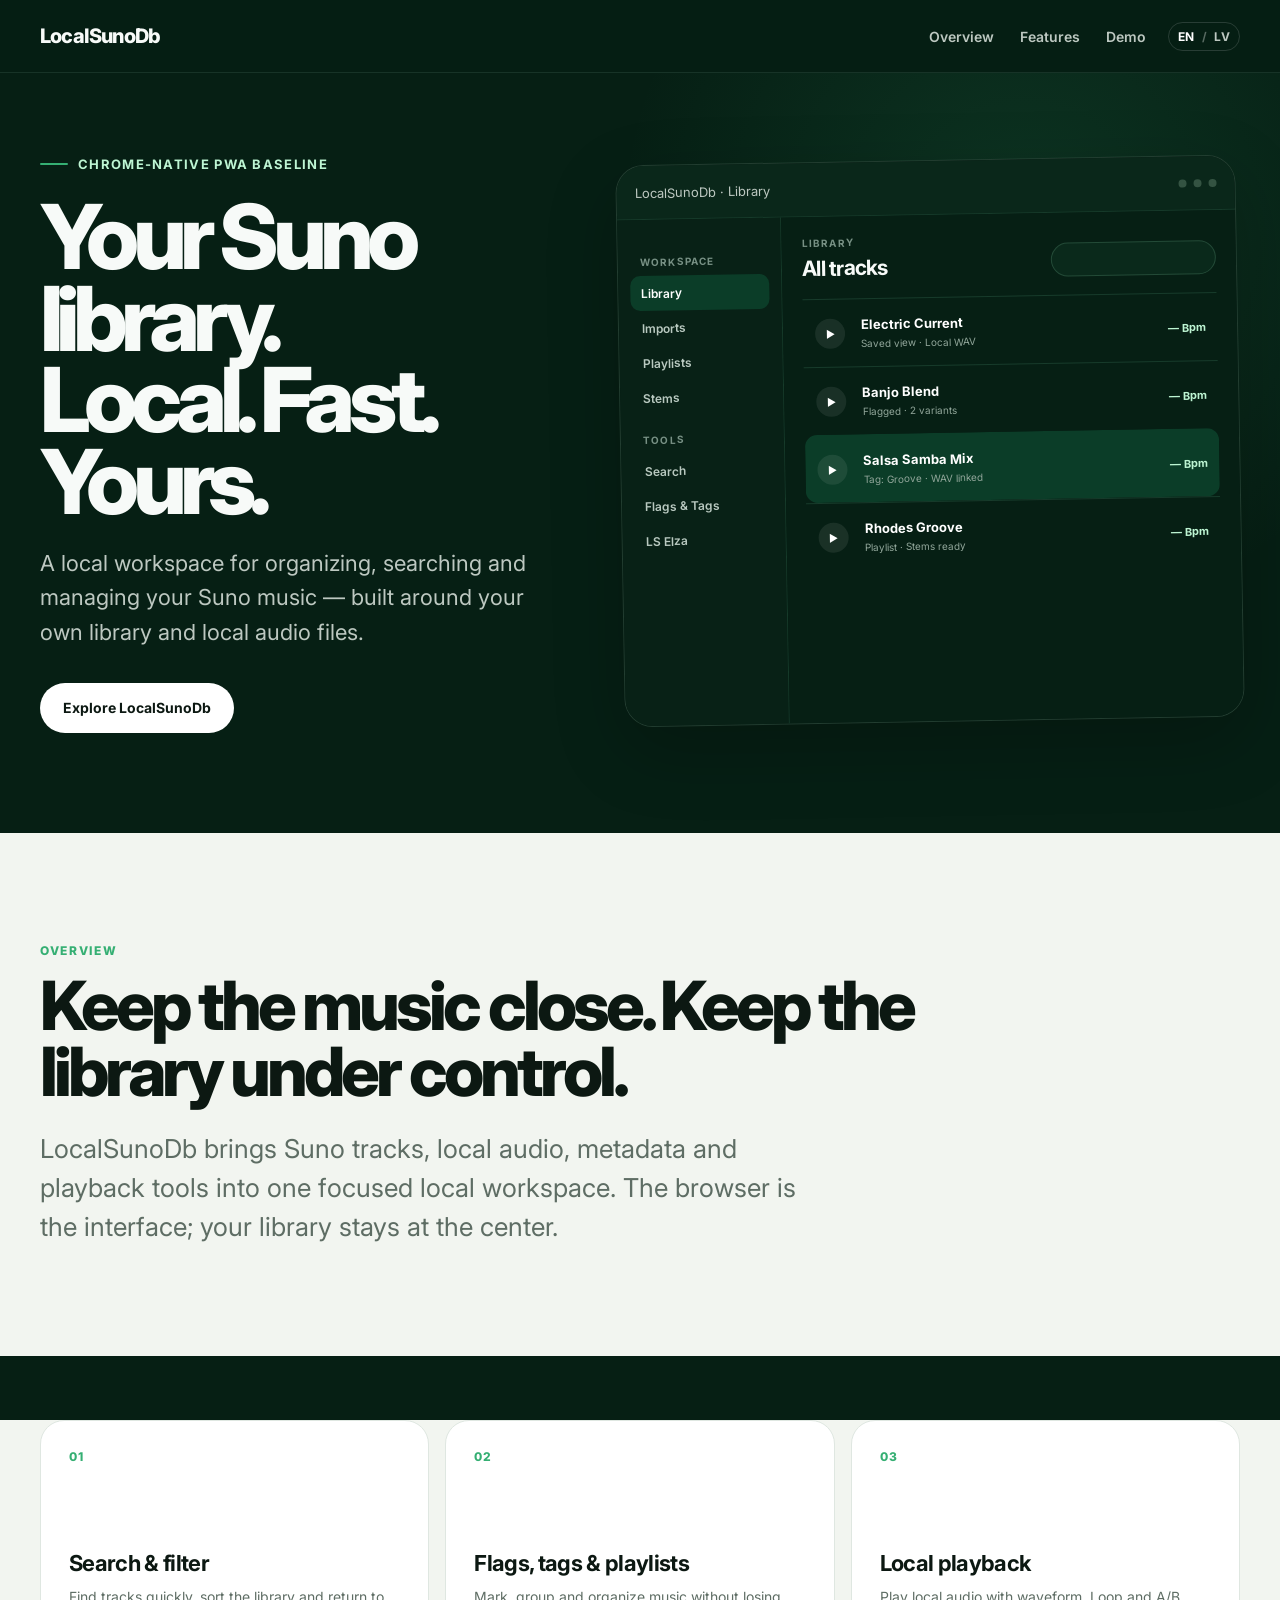
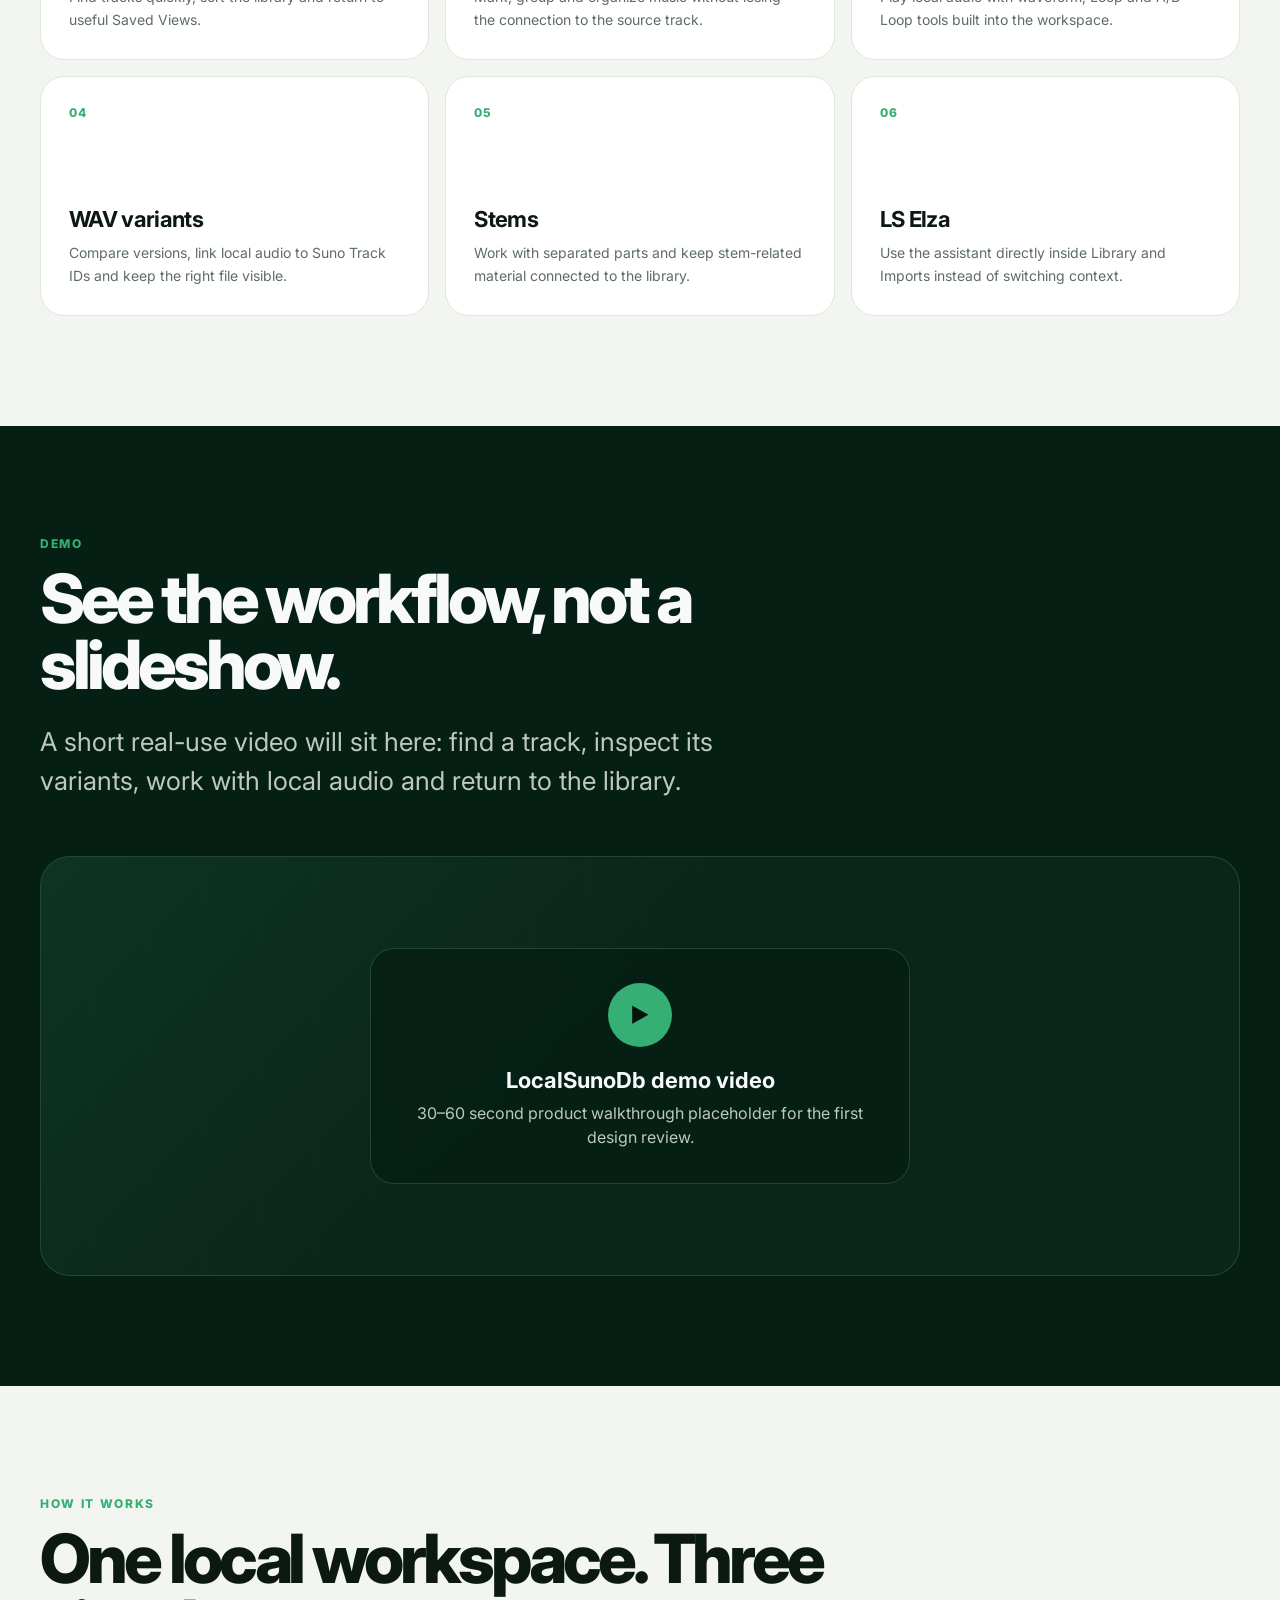
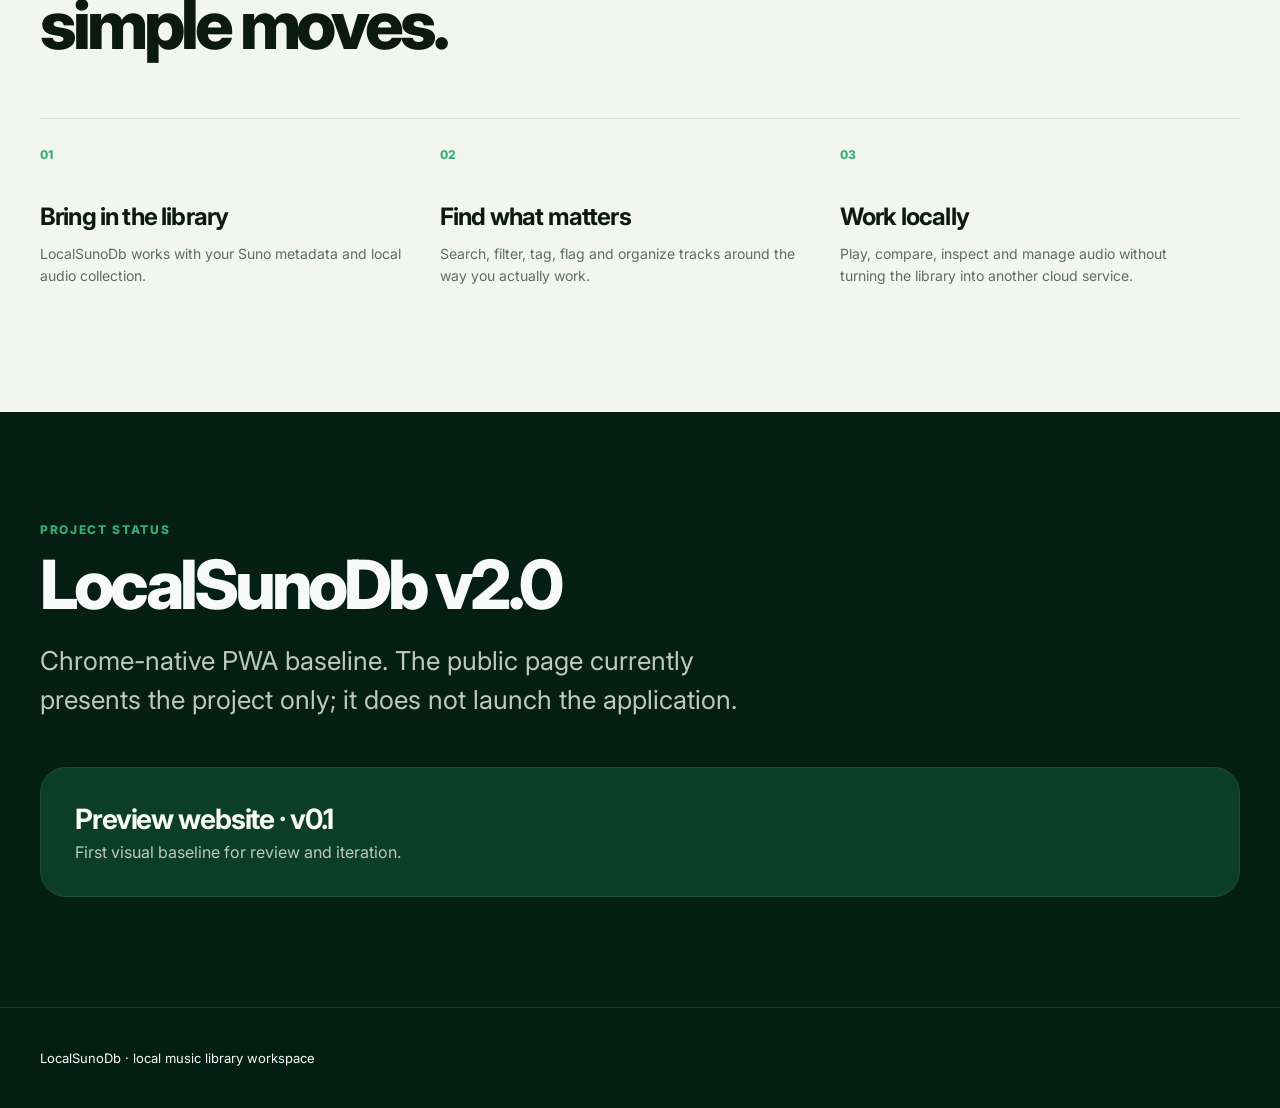
<file: docs/index.html>
<!doctype html>
<html lang="en">
<head>
  <meta charset="utf-8" />
  <meta name="viewport" content="width=device-width, initial-scale=1" />
  <meta name="description" content="LocalSunoDb — a local Chrome-native workspace for organizing, searching and managing a Suno music library." />
  <title>LocalSunoDb — Your Suno library. Local. Fast. Yours.</title>
  <link rel="alternate" hreflang="en" href="./" />
  <link rel="alternate" hreflang="lv" href="./lv/" />
  <link rel="alternate" hreflang="x-default" href="./" />
  <link rel="preconnect" href="https://fonts.googleapis.com">
  <link rel="preconnect" href="https://fonts.gstatic.com" crossorigin>
  <link href="https://fonts.googleapis.com/css2?family=Inter:wght@400;500;600;700;800&display=swap" rel="stylesheet">
  <style>
    :root {
      --ink: #061f14;
      --ink-2: #0b3d28;
      --ink-3: #123725;
      --line: #1e4c38;
      --green: #35af73;
      --green-soft: #bdf5d3;
      --paper: #f2f5f0;
      --paper-2: #ffffff;
      --text: #f7faf8;
      --muted: #bdc8c1;
      --dark-text: #0c1812;
      --dark-muted: #5e6d64;
      --max: 1200px;
      --radius: 30px;
      --shadow: 0 24px 70px rgba(0,0,0,.22);
    }

    * { box-sizing: border-box; }
    html { scroll-behavior: smooth; }
    body {
      margin: 0;
      font-family: Inter, ui-sans-serif, -apple-system, BlinkMacSystemFont, "Segoe UI", sans-serif;
      background: var(--ink);
      color: var(--text);
      -webkit-font-smoothing: antialiased;
      text-rendering: optimizeLegibility;
    }

    a { color: inherit; }
    .wrap { width: min(var(--max), calc(100% - 40px)); margin: 0 auto; }
    .section { padding: 110px 0; }
    .dark { background: var(--ink); color: var(--text); }
    .light { background: var(--paper); color: var(--dark-text); }

    nav {
      position: sticky;
      top: 0;
      z-index: 20;
      background: rgba(6,31,20,.86);
      backdrop-filter: blur(18px);
      border-bottom: 1px solid rgba(189,245,211,.10);
    }

    .nav-inner {
      height: 72px;
      display: flex;
      align-items: center;
      justify-content: space-between;
      gap: 24px;
    }

    .wordmark {
      font-size: 20px;
      font-weight: 800;
      letter-spacing: -.04em;
      text-decoration: none;
    }

    .nav-links {
      display: flex;
      align-items: center;
      gap: 26px;
      font-size: 14px;
      font-weight: 600;
      color: var(--muted);
    }

    .nav-links a {
      text-decoration: none;
      transition: color .2s ease;
    }

    .nav-links a:hover { color: white; }

    .nav-right {
      display: flex;
      align-items: center;
      gap: 22px;
    }

    .lang-switch {
      display: inline-flex;
      align-items: center;
      gap: 7px;
      padding: 6px 9px;
      border: 1px solid rgba(255,255,255,.14);
      border-radius: 999px;
      color: var(--muted);
      font-size: 12px;
      font-weight: 700;
      letter-spacing: .04em;
    }

    .lang-switch a {
      text-decoration: none;
      color: inherit;
    }

    .lang-switch a[aria-current="page"] { color: white; }
    .lang-switch span { opacity: .45; }

    .hero {
      min-height: 760px;
      display: grid;
      align-items: center;
      padding: 76px 0 100px;
      background:
        radial-gradient(circle at 80% 20%, rgba(53,175,115,.15), transparent 34%),
        var(--ink);
      overflow: hidden;
    }

    .hero-grid {
      display: grid;
      grid-template-columns: .9fr 1.1fr;
      gap: 72px;
      align-items: center;
    }

    .eyebrow {
      display: inline-flex;
      align-items: center;
      gap: 10px;
      margin-bottom: 24px;
      color: var(--green-soft);
      font-size: 13px;
      font-weight: 700;
      letter-spacing: .10em;
      text-transform: uppercase;
    }

    .eyebrow::before {
      content: "";
      width: 28px;
      height: 2px;
      border-radius: 999px;
      background: var(--green);
    }

    h1, h2, h3, p { margin-top: 0; }
    h1 {
      margin-bottom: 24px;
      font-size: clamp(58px, 7vw, 104px);
      line-height: .91;
      letter-spacing: -.075em;
      font-weight: 800;
      max-width: 720px;
    }

    .hero-copy {
      max-width: 600px;
      margin-bottom: 34px;
      font-size: clamp(18px, 2vw, 22px);
      line-height: 1.55;
      color: var(--muted);
    }

    .actions {
      display: flex;
      flex-wrap: wrap;
      gap: 12px;
      align-items: center;
    }

    .btn {
      display: inline-flex;
      align-items: center;
      justify-content: center;
      min-height: 50px;
      padding: 0 22px;
      border-radius: 999px;
      font-weight: 700;
      font-size: 14px;
      text-decoration: none;
      border: 1px solid transparent;
      transition: transform .18s ease, background .18s ease, border-color .18s ease;
    }

    .btn:hover { transform: translateY(-1px); }
    .btn-primary { background: white; color: var(--dark-text); }
    .btn-secondary {
      border-color: rgba(255,255,255,.18);
      color: white;
      background: rgba(255,255,255,.04);
    }

    .app-shell {
      position: relative;
      min-height: 560px;
      border: 1px solid rgba(189,245,211,.15);
      border-radius: 28px;
      background: #071c13;
      box-shadow: var(--shadow);
      overflow: hidden;
      transform: rotate(-1deg);
    }

    .app-top {
      height: 54px;
      padding: 0 18px;
      display: flex;
      align-items: center;
      justify-content: space-between;
      border-bottom: 1px solid #163a2a;
      background: #0a271a;
      font-size: 13px;
      color: var(--muted);
    }

    .dots { display: flex; gap: 7px; }
    .dots i { width: 8px; height: 8px; border-radius: 50%; background: #345342; display: block; }

    .app-body {
      display: grid;
      grid-template-columns: 164px 1fr;
      min-height: 506px;
    }

    .sidebar {
      padding: 18px 12px;
      border-right: 1px solid #163a2a;
      background: #082116;
    }

    .side-label {
      margin: 18px 10px 8px;
      color: #779084;
      font-size: 10px;
      font-weight: 700;
      letter-spacing: .12em;
      text-transform: uppercase;
    }

    .side-item {
      padding: 10px 11px;
      border-radius: 10px;
      color: #b9c9c0;
      font-size: 12px;
      font-weight: 600;
    }

    .side-item.active {
      color: white;
      background: #0b3d28;
    }

    .library {
      padding: 20px;
      min-width: 0;
      background: #061f14;
    }

    .library-head {
      display: flex;
      justify-content: space-between;
      gap: 18px;
      align-items: flex-end;
      margin-bottom: 18px;
    }

    .library h3 { margin: 0; font-size: 21px; letter-spacing: -.035em; }
    .search-pill {
      width: 40%;
      min-width: 150px;
      height: 34px;
      border-radius: 999px;
      border: 1px solid #234a37;
      background: #0a291b;
    }

    .track {
      display: grid;
      grid-template-columns: 34px 1fr auto;
      gap: 12px;
      align-items: center;
      min-height: 68px;
      padding: 10px 12px;
      border-top: 1px solid #173b2b;
    }

    .track:first-of-type { border-top: 0; }
    .track.active { background: #0b3d28; border-radius: 12px; border-top-color: transparent; }

    .play {
      width: 30px;
      height: 30px;
      border-radius: 50%;
      display: grid;
      place-items: center;
      background: rgba(255,255,255,.08);
      color: white;
      font-size: 10px;
    }

    .track-title { font-size: 13px; font-weight: 700; color: white; white-space: nowrap; overflow: hidden; text-overflow: ellipsis; }
    .track-meta { margin-top: 5px; font-size: 10px; color: #91a69a; }
    .bpm { font-size: 11px; color: var(--green-soft); font-weight: 700; }

    .section-kicker {
      margin-bottom: 14px;
      font-size: 12px;
      font-weight: 800;
      letter-spacing: .14em;
      text-transform: uppercase;
      color: var(--green);
    }

    h2 {
      max-width: 900px;
      margin-bottom: 24px;
      font-size: clamp(42px, 5.3vw, 78px);
      line-height: .98;
      letter-spacing: -.06em;
      font-weight: 800;
    }

    .lead {
      max-width: 760px;
      margin-bottom: 0;
      font-size: clamp(18px, 2.2vw, 26px);
      line-height: 1.5;
      color: var(--dark-muted);
    }

    .dark .lead { color: var(--muted); }

    .feature-grid {
      margin-top: 64px;
      display: grid;
      grid-template-columns: repeat(3, 1fr);
      gap: 16px;
    }

    .feature-card {
      min-height: 240px;
      padding: 28px;
      border-radius: 24px;
      background: var(--paper-2);
      border: 1px solid #dfe7e1;
      display: flex;
      flex-direction: column;
      justify-content: space-between;
    }

    .feature-no {
      color: var(--green);
      font-size: 12px;
      font-weight: 800;
      letter-spacing: .08em;
    }

    .feature-card h3 {
      margin-bottom: 10px;
      font-size: 22px;
      letter-spacing: -.03em;
    }

    .feature-card p {
      margin: 0;
      color: var(--dark-muted);
      font-size: 14px;
      line-height: 1.6;
    }

    .demo-frame {
      margin-top: 56px;
      border-radius: 30px;
      border: 1px solid rgba(189,245,211,.15);
      overflow: hidden;
      background: #0a261a;
      min-height: 420px;
      display: grid;
      place-items: center;
      position: relative;
    }

    .demo-frame::before {
      content: "";
      position: absolute;
      inset: 0;
      background:
        linear-gradient(135deg, rgba(53,175,115,.10), transparent 45%),
        repeating-linear-gradient(90deg, transparent 0 54px, rgba(255,255,255,.018) 55px);
    }

    .demo-placeholder {
      position: relative;
      z-index: 2;
      width: min(540px, calc(100% - 48px));
      padding: 34px;
      border-radius: 24px;
      text-align: center;
      background: rgba(6,31,20,.82);
      border: 1px solid rgba(189,245,211,.16);
      backdrop-filter: blur(10px);
    }

    .demo-play {
      width: 64px;
      height: 64px;
      margin: 0 auto 20px;
      border-radius: 50%;
      display: grid;
      place-items: center;
      background: var(--green);
      color: #03140c;
      font-weight: 900;
      font-size: 20px;
    }

    .demo-placeholder h3 { margin-bottom: 8px; font-size: 22px; }
    .demo-placeholder p { margin: 0; color: var(--muted); line-height: 1.5; }

    .steps {
      margin-top: 60px;
      display: grid;
      grid-template-columns: repeat(3, 1fr);
      border-top: 1px solid #d8e1db;
    }

    .step { padding: 28px 28px 0 0; }
    .step span {
      display: block;
      margin-bottom: 40px;
      font-size: 12px;
      font-weight: 800;
      color: var(--green);
    }

    .step h3 { font-size: 24px; letter-spacing: -.035em; margin-bottom: 12px; }
    .step p { color: var(--dark-muted); line-height: 1.6; font-size: 14px; }

    .status-panel {
      margin-top: 48px;
      padding: 34px;
      border-radius: 26px;
      display: grid;
      grid-template-columns: 1fr auto;
      gap: 32px;
      align-items: center;
      background: #0b3d28;
      border: 1px solid #1e4c38;
    }

    .status-panel strong { display: block; font-size: 28px; letter-spacing: -.04em; margin-bottom: 6px; }
    .status-panel p { margin: 0; color: var(--muted); }

    footer {
      padding: 42px 0;
      border-top: 1px solid rgba(189,245,211,.12);
      color: var(--muted);
      font-size: 13px;
    }

    .footer-inner {
      display: flex;
      justify-content: space-between;
      gap: 20px;
      align-items: center;
    }

    .footer-inner a { color: white; text-decoration: none; font-weight: 700; }

    @media (max-width: 900px) {
      .hero { min-height: auto; }
      .hero-grid { grid-template-columns: 1fr; gap: 52px; }
      .app-shell { transform: none; min-height: 470px; }
      .app-body { min-height: 416px; }
      .feature-grid { grid-template-columns: 1fr 1fr; }
      .steps { grid-template-columns: 1fr; }
      .step { padding-bottom: 28px; border-bottom: 1px solid #d8e1db; }
      .step span { margin-bottom: 14px; }
    }

    @media (max-width: 640px) {
      .wrap { width: min(100% - 28px, var(--max)); }
      .section { padding: 78px 0; }
      .nav-links a:not(:last-child) { display: none; }
      .nav-right { gap: 12px; }
      .lang-switch { flex: 0 0 auto; }
      .hero { padding: 52px 0 70px; }
      h1 { font-size: clamp(52px, 16vw, 72px); }
      .feature-grid { grid-template-columns: 1fr; }
      .app-body { grid-template-columns: 110px 1fr; }
      .sidebar { padding: 12px 8px; }
      .side-item { font-size: 10px; padding: 9px 8px; }
      .library { padding: 14px 10px; }
      .search-pill { display: none; }
      .track { grid-template-columns: 28px 1fr; }
      .bpm { display: none; }
      .status-panel { grid-template-columns: 1fr; }
      .footer-inner { align-items: flex-start; flex-direction: column; }
    }

    @media (prefers-reduced-motion: reduce) {
      html { scroll-behavior: auto; }
      *, *::before, *::after { transition: none !important; }
    }
  </style>
</head>
<body>
  <nav>
    <div class="wrap nav-inner">
      <a class="wordmark" href="#top">LocalSunoDb</a>
      <div class="nav-right">
        <div class="nav-links">
          <a href="#overview">Overview</a>
          <a href="#features">Features</a>
          <a href="#demo">Demo</a>
        </div>
        <div class="lang-switch" aria-label="Language">
          <a href="./" aria-current="page">EN</a><span>/</span><a href="./lv/">LV</a>
        </div>
      </div>
    </div>
  </nav>

  <main id="top">
    <section class="hero dark">
      <div class="wrap hero-grid">
        <div>
          <div class="eyebrow">Chrome-native PWA baseline</div>
          <h1>Your Suno library.<br>Local. Fast. Yours.</h1>
          <p class="hero-copy">A local workspace for organizing, searching and managing your Suno music — built around your own library and local audio files.</p>
          <div class="actions">
            <a class="btn btn-primary" href="#features">Explore LocalSunoDb</a>
          </div>
        </div>

        <div class="app-shell" aria-label="LocalSunoDb interface preview">
          <div class="app-top">
            <span>LocalSunoDb · Library</span>
            <span class="dots" aria-hidden="true"><i></i><i></i><i></i></span>
          </div>
          <div class="app-body">
            <aside class="sidebar">
              <div class="side-label">Workspace</div>
              <div class="side-item active">Library</div>
              <div class="side-item">Imports</div>
              <div class="side-item">Playlists</div>
              <div class="side-item">Stems</div>
              <div class="side-label">Tools</div>
              <div class="side-item">Search</div>
              <div class="side-item">Flags & Tags</div>
              <div class="side-item">LS Elza</div>
            </aside>
            <div class="library">
              <div class="library-head">
                <div>
                  <div class="side-label" style="margin:0 0 7px">Library</div>
                  <h3>All tracks</h3>
                </div>
                <div class="search-pill" aria-hidden="true"></div>
              </div>

              <div class="track">
                <div class="play">▶</div>
                <div>
                  <div class="track-title">Electric Current</div>
                  <div class="track-meta">Saved view · Local WAV</div>
                </div>
                <div class="bpm">— Bpm</div>
              </div>
              <div class="track">
                <div class="play">▶</div>
                <div>
                  <div class="track-title">Banjo Blend</div>
                  <div class="track-meta">Flagged · 2 variants</div>
                </div>
                <div class="bpm">— Bpm</div>
              </div>
              <div class="track active">
                <div class="play">▶</div>
                <div>
                  <div class="track-title">Salsa Samba Mix</div>
                  <div class="track-meta">Tag: Groove · WAV linked</div>
                </div>
                <div class="bpm">— Bpm</div>
              </div>
              <div class="track">
                <div class="play">▶</div>
                <div>
                  <div class="track-title">Rhodes Groove</div>
                  <div class="track-meta">Playlist · Stems ready</div>
                </div>
                <div class="bpm">— Bpm</div>
              </div>
            </div>
          </div>
        </div>
      </div>
    </section>

    <section id="overview" class="section light">
      <div class="wrap">
        <div class="section-kicker">Overview</div>
        <h2>Keep the music close. Keep the library under control.</h2>
        <p class="lead">LocalSunoDb brings Suno tracks, local audio, metadata and playback tools into one focused local workspace. The browser is the interface; your library stays at the center.</p>
      </div>
    </section>

    <section id="features" class="section light" style="padding-top:0">
      <div class="wrap">
        <div class="feature-grid">
          <article class="feature-card">
            <div class="feature-no">01</div>
            <div><h3>Search & filter</h3><p>Find tracks quickly, sort the library and return to useful Saved Views.</p></div>
          </article>
          <article class="feature-card">
            <div class="feature-no">02</div>
            <div><h3>Flags, tags & playlists</h3><p>Mark, group and organize music without losing the connection to the source track.</p></div>
          </article>
          <article class="feature-card">
            <div class="feature-no">03</div>
            <div><h3>Local playback</h3><p>Play local audio with waveform, Loop and A/B Loop tools built into the workspace.</p></div>
          </article>
          <article class="feature-card">
            <div class="feature-no">04</div>
            <div><h3>WAV variants</h3><p>Compare versions, link local audio to Suno Track IDs and keep the right file visible.</p></div>
          </article>
          <article class="feature-card">
            <div class="feature-no">05</div>
            <div><h3>Stems</h3><p>Work with separated parts and keep stem-related material connected to the library.</p></div>
          </article>
          <article class="feature-card">
            <div class="feature-no">06</div>
            <div><h3>LS Elza</h3><p>Use the assistant directly inside Library and Imports instead of switching context.</p></div>
          </article>
        </div>
      </div>
    </section>

    <section id="demo" class="section dark">
      <div class="wrap">
        <div class="section-kicker">Demo</div>
        <h2>See the workflow, not a slideshow.</h2>
        <p class="lead">A short real-use video will sit here: find a track, inspect its variants, work with local audio and return to the library.</p>

        <div class="demo-frame">
          <div class="demo-placeholder">
            <div class="demo-play" aria-hidden="true">▶</div>
            <h3>LocalSunoDb demo video</h3>
            <p>30–60 second product walkthrough placeholder for the first design review.</p>
          </div>
        </div>
      </div>
    </section>

    <section class="section light">
      <div class="wrap">
        <div class="section-kicker">How it works</div>
        <h2>One local workspace. Three simple moves.</h2>

        <div class="steps">
          <article class="step">
            <span>01</span>
            <h3>Bring in the library</h3>
            <p>LocalSunoDb works with your Suno metadata and local audio collection.</p>
          </article>
          <article class="step">
            <span>02</span>
            <h3>Find what matters</h3>
            <p>Search, filter, tag, flag and organize tracks around the way you actually work.</p>
          </article>
          <article class="step">
            <span>03</span>
            <h3>Work locally</h3>
            <p>Play, compare, inspect and manage audio without turning the library into another cloud service.</p>
          </article>
        </div>
      </div>
    </section>

    <section class="section dark">
      <div class="wrap">
        <div class="section-kicker">Project status</div>
        <h2>LocalSunoDb v2.0</h2>
        <p class="lead">Chrome-native PWA baseline. The public page currently presents the project only; it does not launch the application.</p>

        <div class="status-panel">
          <div>
            <strong>Preview website · v0.1</strong>
            <p>First visual baseline for review and iteration.</p>
          </div>
        </div>
      </div>
    </section>
  </main>

  <footer class="dark">
    <div class="wrap footer-inner">
      <span>LocalSunoDb · local music library workspace</span>
    </div>
  </footer>
  <script
    src="https://page-views-api.ratneshc.com/script"
    data-site="mariozo.github.io"
    data-path="/LocalSunoDb/"
    defer
  ></script>
</body>
</html>
</file>
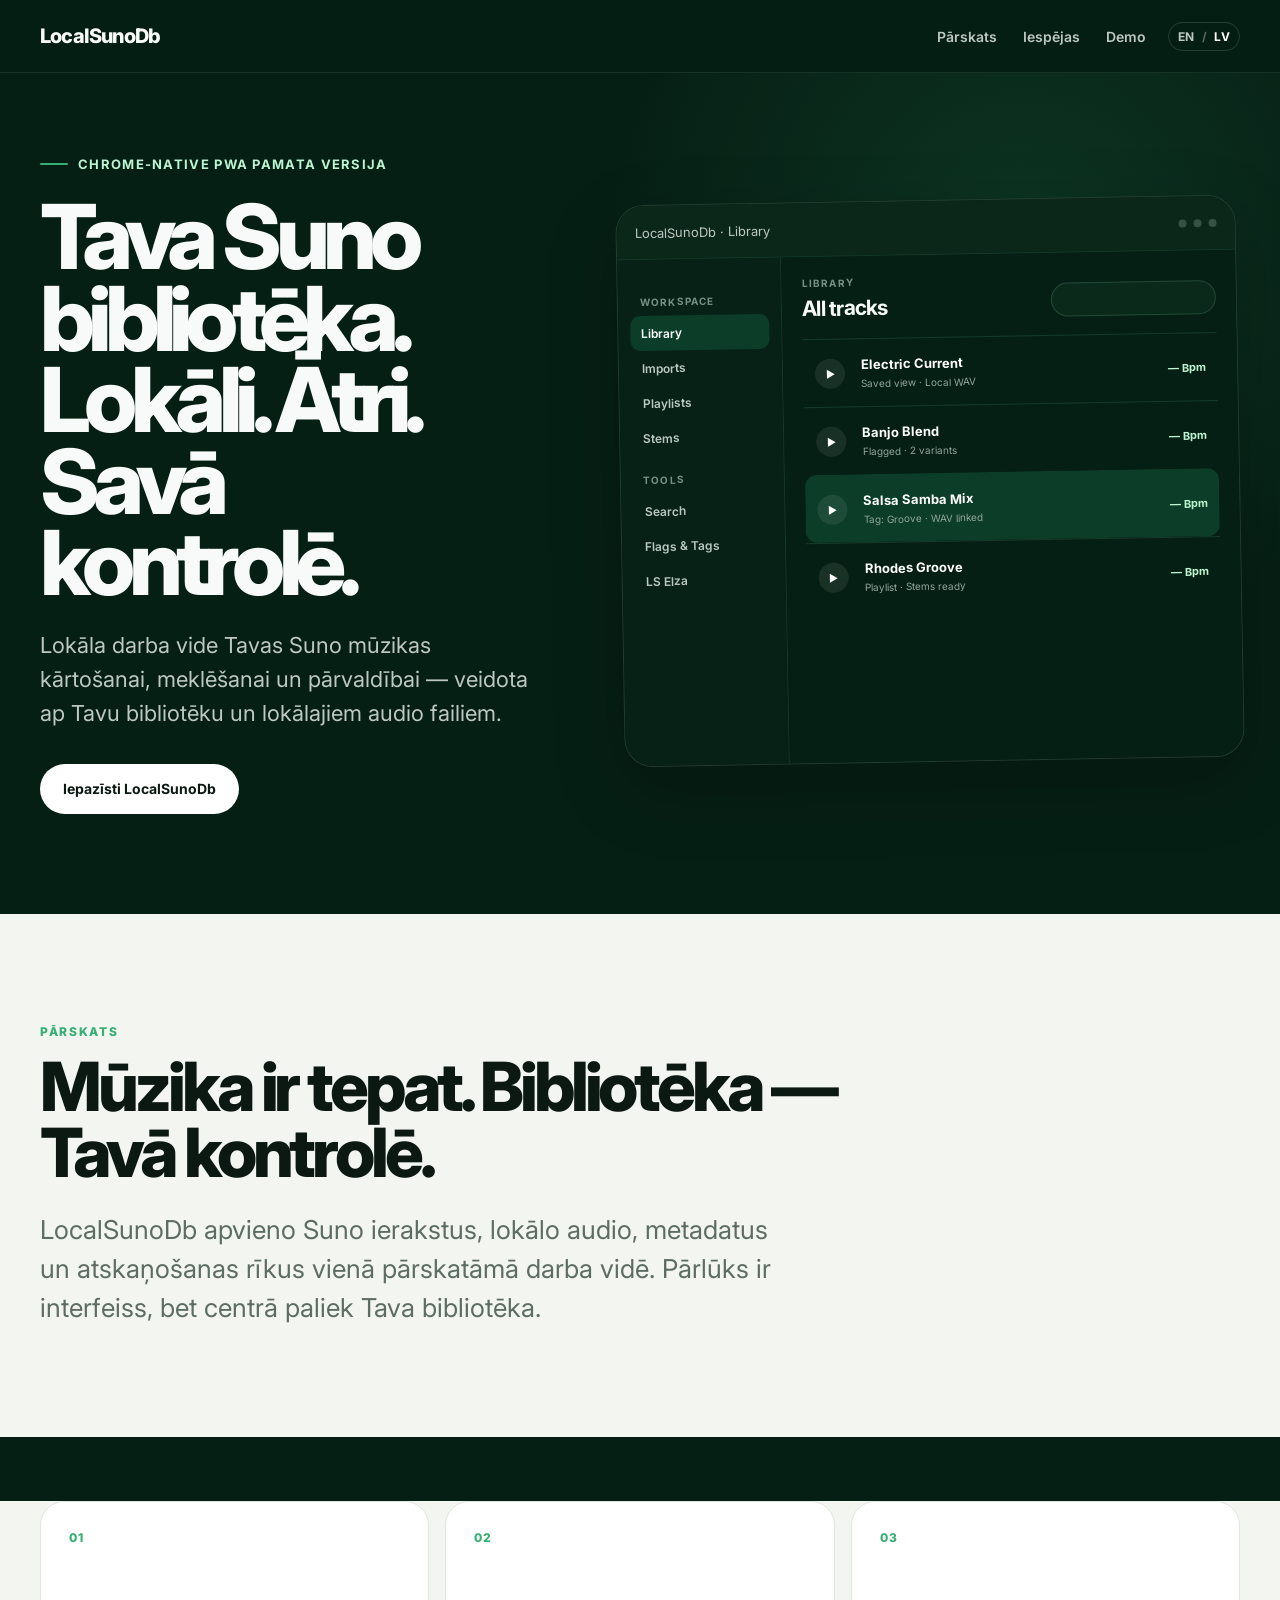
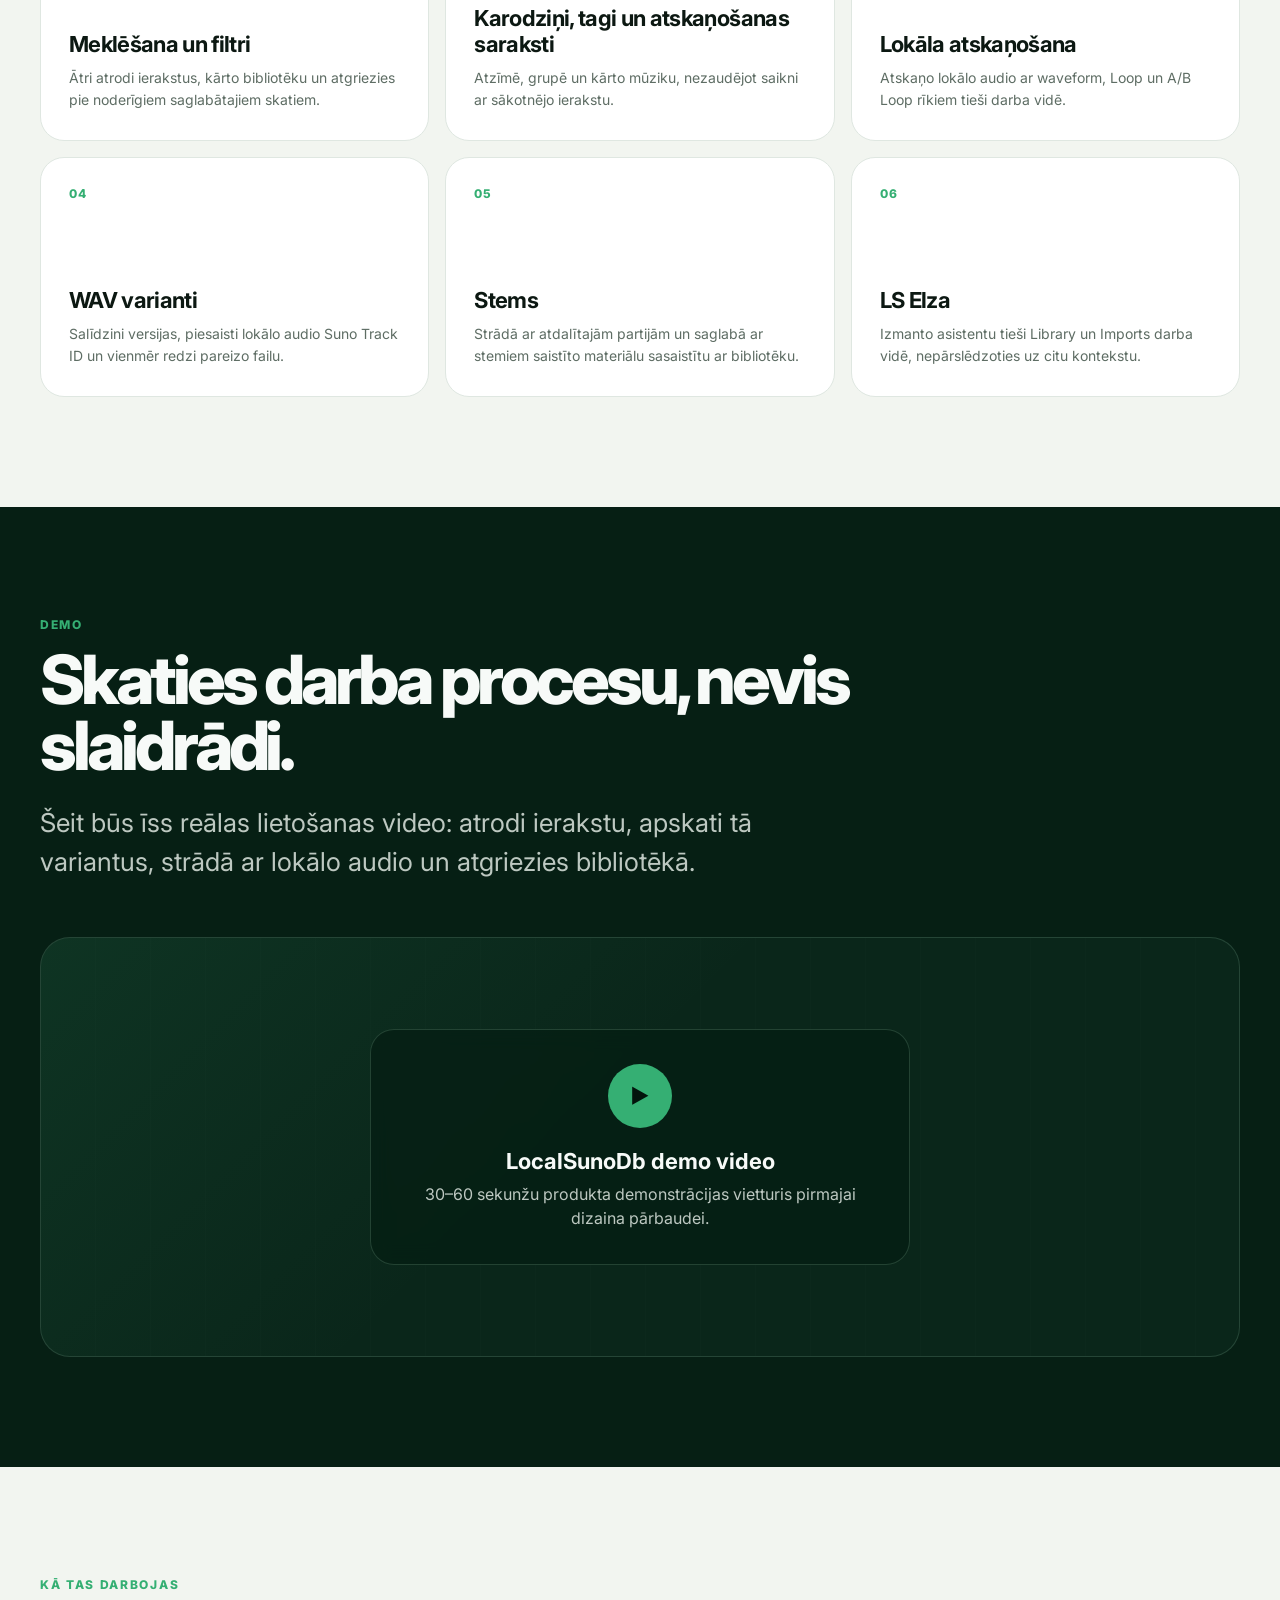
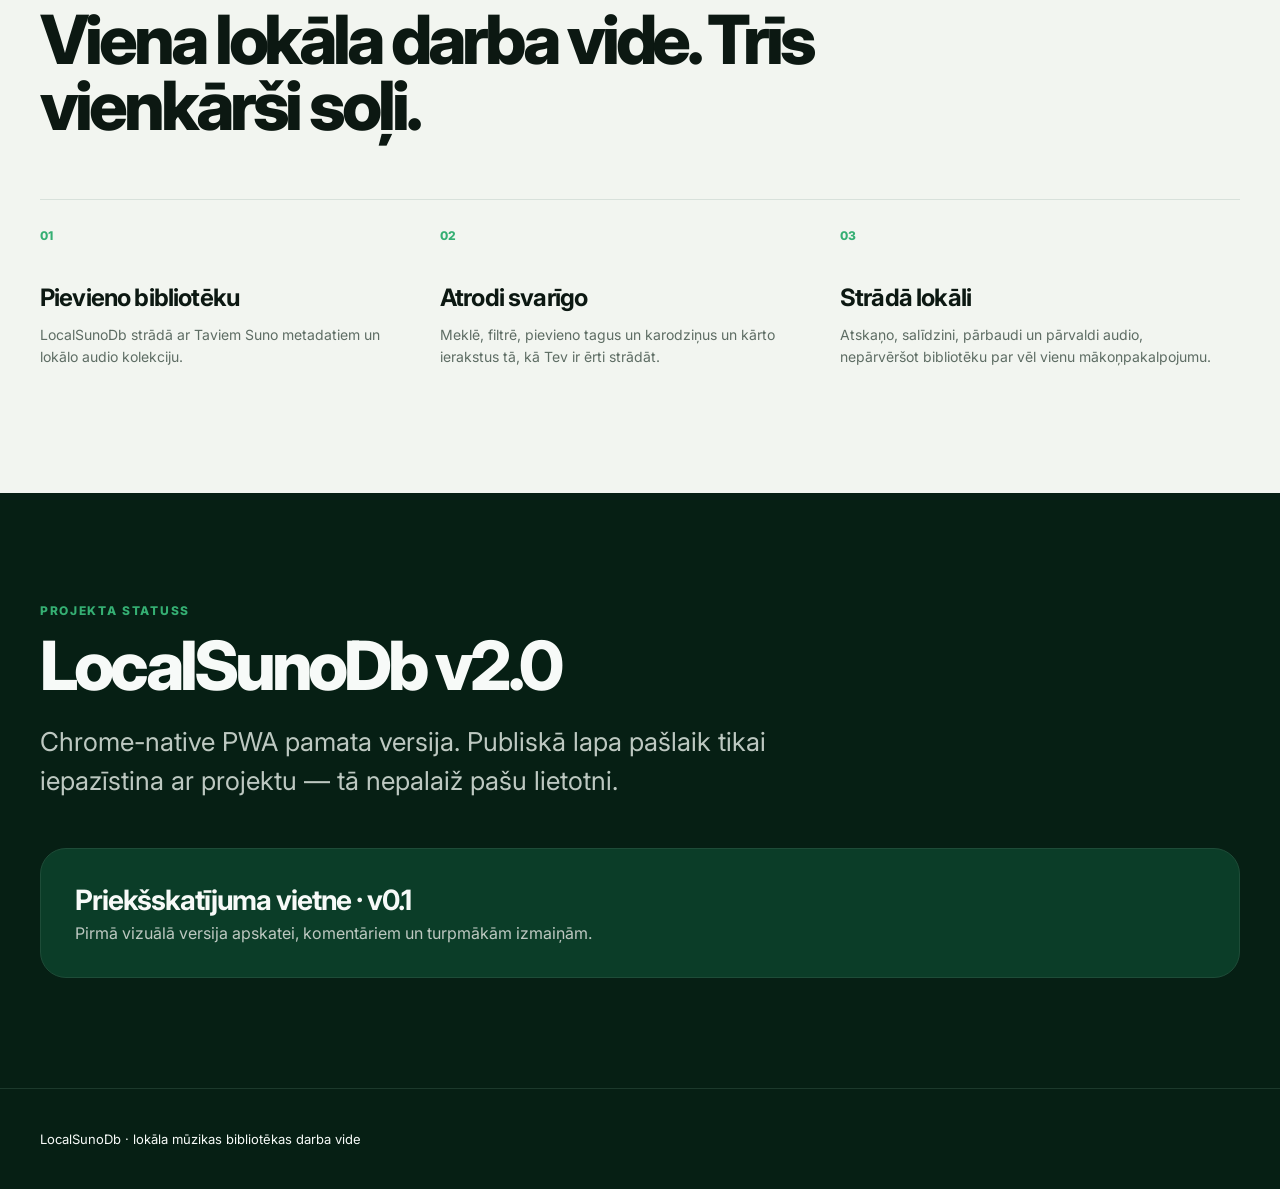
<file: docs/lv/index.html>
<!doctype html>
<html lang="lv">
<head>
  <meta charset="utf-8" />
  <meta name="viewport" content="width=device-width, initial-scale=1" />
  <meta name="description" content="LocalSunoDb — lokāla Chrome-native darba vide Suno mūzikas bibliotēkas kārtošanai, meklēšanai un pārvaldībai." />
  <title>LocalSunoDb — Tava Suno bibliotēka. Lokāli. Ātri. Savā kontrolē.</title>
  <link rel="alternate" hreflang="en" href="../" />
  <link rel="alternate" hreflang="lv" href="./" />
  <link rel="alternate" hreflang="x-default" href="../" />
  <link rel="preconnect" href="https://fonts.googleapis.com">
  <link rel="preconnect" href="https://fonts.gstatic.com" crossorigin>
  <link href="https://fonts.googleapis.com/css2?family=Inter:wght@400;500;600;700;800&display=swap" rel="stylesheet">
  <style>
    :root {
      --ink: #061f14;
      --ink-2: #0b3d28;
      --ink-3: #123725;
      --line: #1e4c38;
      --green: #35af73;
      --green-soft: #bdf5d3;
      --paper: #f2f5f0;
      --paper-2: #ffffff;
      --text: #f7faf8;
      --muted: #bdc8c1;
      --dark-text: #0c1812;
      --dark-muted: #5e6d64;
      --max: 1200px;
      --radius: 30px;
      --shadow: 0 24px 70px rgba(0,0,0,.22);
    }

    * { box-sizing: border-box; }
    html { scroll-behavior: smooth; }
    body {
      margin: 0;
      font-family: Inter, ui-sans-serif, -apple-system, BlinkMacSystemFont, "Segoe UI", sans-serif;
      background: var(--ink);
      color: var(--text);
      -webkit-font-smoothing: antialiased;
      text-rendering: optimizeLegibility;
    }

    a { color: inherit; }
    .wrap { width: min(var(--max), calc(100% - 40px)); margin: 0 auto; }
    .section { padding: 110px 0; }
    .dark { background: var(--ink); color: var(--text); }
    .light { background: var(--paper); color: var(--dark-text); }

    nav {
      position: sticky;
      top: 0;
      z-index: 20;
      background: rgba(6,31,20,.86);
      backdrop-filter: blur(18px);
      border-bottom: 1px solid rgba(189,245,211,.10);
    }

    .nav-inner {
      height: 72px;
      display: flex;
      align-items: center;
      justify-content: space-between;
      gap: 24px;
    }

    .wordmark {
      font-size: 20px;
      font-weight: 800;
      letter-spacing: -.04em;
      text-decoration: none;
    }

    .nav-links {
      display: flex;
      align-items: center;
      gap: 26px;
      font-size: 14px;
      font-weight: 600;
      color: var(--muted);
    }

    .nav-links a {
      text-decoration: none;
      transition: color .2s ease;
    }

    .nav-links a:hover { color: white; }

    .nav-right {
      display: flex;
      align-items: center;
      gap: 22px;
    }

    .lang-switch {
      display: inline-flex;
      align-items: center;
      gap: 7px;
      padding: 6px 9px;
      border: 1px solid rgba(255,255,255,.14);
      border-radius: 999px;
      color: var(--muted);
      font-size: 12px;
      font-weight: 700;
      letter-spacing: .04em;
    }

    .lang-switch a {
      text-decoration: none;
      color: inherit;
    }

    .lang-switch a[aria-current="page"] { color: white; }
    .lang-switch span { opacity: .45; }

    .hero {
      min-height: 760px;
      display: grid;
      align-items: center;
      padding: 76px 0 100px;
      background:
        radial-gradient(circle at 80% 20%, rgba(53,175,115,.15), transparent 34%),
        var(--ink);
      overflow: hidden;
    }

    .hero-grid {
      display: grid;
      grid-template-columns: .9fr 1.1fr;
      gap: 72px;
      align-items: center;
    }

    .eyebrow {
      display: inline-flex;
      align-items: center;
      gap: 10px;
      margin-bottom: 24px;
      color: var(--green-soft);
      font-size: 13px;
      font-weight: 700;
      letter-spacing: .10em;
      text-transform: uppercase;
    }

    .eyebrow::before {
      content: "";
      width: 28px;
      height: 2px;
      border-radius: 999px;
      background: var(--green);
    }

    h1, h2, h3, p { margin-top: 0; }
    h1 {
      margin-bottom: 24px;
      font-size: clamp(58px, 7vw, 104px);
      line-height: .91;
      letter-spacing: -.075em;
      font-weight: 800;
      max-width: 720px;
    }

    .hero-copy {
      max-width: 600px;
      margin-bottom: 34px;
      font-size: clamp(18px, 2vw, 22px);
      line-height: 1.55;
      color: var(--muted);
    }

    .actions {
      display: flex;
      flex-wrap: wrap;
      gap: 12px;
      align-items: center;
    }

    .btn {
      display: inline-flex;
      align-items: center;
      justify-content: center;
      min-height: 50px;
      padding: 0 22px;
      border-radius: 999px;
      font-weight: 700;
      font-size: 14px;
      text-decoration: none;
      border: 1px solid transparent;
      transition: transform .18s ease, background .18s ease, border-color .18s ease;
    }

    .btn:hover { transform: translateY(-1px); }
    .btn-primary { background: white; color: var(--dark-text); }
    .btn-secondary {
      border-color: rgba(255,255,255,.18);
      color: white;
      background: rgba(255,255,255,.04);
    }

    .app-shell {
      position: relative;
      min-height: 560px;
      border: 1px solid rgba(189,245,211,.15);
      border-radius: 28px;
      background: #071c13;
      box-shadow: var(--shadow);
      overflow: hidden;
      transform: rotate(-1deg);
    }

    .app-top {
      height: 54px;
      padding: 0 18px;
      display: flex;
      align-items: center;
      justify-content: space-between;
      border-bottom: 1px solid #163a2a;
      background: #0a271a;
      font-size: 13px;
      color: var(--muted);
    }

    .dots { display: flex; gap: 7px; }
    .dots i { width: 8px; height: 8px; border-radius: 50%; background: #345342; display: block; }

    .app-body {
      display: grid;
      grid-template-columns: 164px 1fr;
      min-height: 506px;
    }

    .sidebar {
      padding: 18px 12px;
      border-right: 1px solid #163a2a;
      background: #082116;
    }

    .side-label {
      margin: 18px 10px 8px;
      color: #779084;
      font-size: 10px;
      font-weight: 700;
      letter-spacing: .12em;
      text-transform: uppercase;
    }

    .side-item {
      padding: 10px 11px;
      border-radius: 10px;
      color: #b9c9c0;
      font-size: 12px;
      font-weight: 600;
    }

    .side-item.active {
      color: white;
      background: #0b3d28;
    }

    .library {
      padding: 20px;
      min-width: 0;
      background: #061f14;
    }

    .library-head {
      display: flex;
      justify-content: space-between;
      gap: 18px;
      align-items: flex-end;
      margin-bottom: 18px;
    }

    .library h3 { margin: 0; font-size: 21px; letter-spacing: -.035em; }
    .search-pill {
      width: 40%;
      min-width: 150px;
      height: 34px;
      border-radius: 999px;
      border: 1px solid #234a37;
      background: #0a291b;
    }

    .track {
      display: grid;
      grid-template-columns: 34px 1fr auto;
      gap: 12px;
      align-items: center;
      min-height: 68px;
      padding: 10px 12px;
      border-top: 1px solid #173b2b;
    }

    .track:first-of-type { border-top: 0; }
    .track.active { background: #0b3d28; border-radius: 12px; border-top-color: transparent; }

    .play {
      width: 30px;
      height: 30px;
      border-radius: 50%;
      display: grid;
      place-items: center;
      background: rgba(255,255,255,.08);
      color: white;
      font-size: 10px;
    }

    .track-title { font-size: 13px; font-weight: 700; color: white; white-space: nowrap; overflow: hidden; text-overflow: ellipsis; }
    .track-meta { margin-top: 5px; font-size: 10px; color: #91a69a; }
    .bpm { font-size: 11px; color: var(--green-soft); font-weight: 700; }

    .section-kicker {
      margin-bottom: 14px;
      font-size: 12px;
      font-weight: 800;
      letter-spacing: .14em;
      text-transform: uppercase;
      color: var(--green);
    }

    h2 {
      max-width: 900px;
      margin-bottom: 24px;
      font-size: clamp(42px, 5.3vw, 78px);
      line-height: .98;
      letter-spacing: -.06em;
      font-weight: 800;
    }

    .lead {
      max-width: 760px;
      margin-bottom: 0;
      font-size: clamp(18px, 2.2vw, 26px);
      line-height: 1.5;
      color: var(--dark-muted);
    }

    .dark .lead { color: var(--muted); }

    .feature-grid {
      margin-top: 64px;
      display: grid;
      grid-template-columns: repeat(3, 1fr);
      gap: 16px;
    }

    .feature-card {
      min-height: 240px;
      padding: 28px;
      border-radius: 24px;
      background: var(--paper-2);
      border: 1px solid #dfe7e1;
      display: flex;
      flex-direction: column;
      justify-content: space-between;
    }

    .feature-no {
      color: var(--green);
      font-size: 12px;
      font-weight: 800;
      letter-spacing: .08em;
    }

    .feature-card h3 {
      margin-bottom: 10px;
      font-size: 22px;
      letter-spacing: -.03em;
    }

    .feature-card p {
      margin: 0;
      color: var(--dark-muted);
      font-size: 14px;
      line-height: 1.6;
    }

    .demo-frame {
      margin-top: 56px;
      border-radius: 30px;
      border: 1px solid rgba(189,245,211,.15);
      overflow: hidden;
      background: #0a261a;
      min-height: 420px;
      display: grid;
      place-items: center;
      position: relative;
    }

    .demo-frame::before {
      content: "";
      position: absolute;
      inset: 0;
      background:
        linear-gradient(135deg, rgba(53,175,115,.10), transparent 45%),
        repeating-linear-gradient(90deg, transparent 0 54px, rgba(255,255,255,.018) 55px);
    }

    .demo-placeholder {
      position: relative;
      z-index: 2;
      width: min(540px, calc(100% - 48px));
      padding: 34px;
      border-radius: 24px;
      text-align: center;
      background: rgba(6,31,20,.82);
      border: 1px solid rgba(189,245,211,.16);
      backdrop-filter: blur(10px);
    }

    .demo-play {
      width: 64px;
      height: 64px;
      margin: 0 auto 20px;
      border-radius: 50%;
      display: grid;
      place-items: center;
      background: var(--green);
      color: #03140c;
      font-weight: 900;
      font-size: 20px;
    }

    .demo-placeholder h3 { margin-bottom: 8px; font-size: 22px; }
    .demo-placeholder p { margin: 0; color: var(--muted); line-height: 1.5; }

    .steps {
      margin-top: 60px;
      display: grid;
      grid-template-columns: repeat(3, 1fr);
      border-top: 1px solid #d8e1db;
    }

    .step { padding: 28px 28px 0 0; }
    .step span {
      display: block;
      margin-bottom: 40px;
      font-size: 12px;
      font-weight: 800;
      color: var(--green);
    }

    .step h3 { font-size: 24px; letter-spacing: -.035em; margin-bottom: 12px; }
    .step p { color: var(--dark-muted); line-height: 1.6; font-size: 14px; }

    .status-panel {
      margin-top: 48px;
      padding: 34px;
      border-radius: 26px;
      display: grid;
      grid-template-columns: 1fr auto;
      gap: 32px;
      align-items: center;
      background: #0b3d28;
      border: 1px solid #1e4c38;
    }

    .status-panel strong { display: block; font-size: 28px; letter-spacing: -.04em; margin-bottom: 6px; }
    .status-panel p { margin: 0; color: var(--muted); }

    footer {
      padding: 42px 0;
      border-top: 1px solid rgba(189,245,211,.12);
      color: var(--muted);
      font-size: 13px;
    }

    .footer-inner {
      display: flex;
      justify-content: space-between;
      gap: 20px;
      align-items: center;
    }

    .footer-inner a { color: white; text-decoration: none; font-weight: 700; }

    @media (max-width: 900px) {
      .hero { min-height: auto; }
      .hero-grid { grid-template-columns: 1fr; gap: 52px; }
      .app-shell { transform: none; min-height: 470px; }
      .app-body { min-height: 416px; }
      .feature-grid { grid-template-columns: 1fr 1fr; }
      .steps { grid-template-columns: 1fr; }
      .step { padding-bottom: 28px; border-bottom: 1px solid #d8e1db; }
      .step span { margin-bottom: 14px; }
    }

    @media (max-width: 640px) {
      .wrap { width: min(100% - 28px, var(--max)); }
      .section { padding: 78px 0; }
      .nav-links a:not(:last-child) { display: none; }
      .nav-right { gap: 12px; }
      .lang-switch { flex: 0 0 auto; }
      .hero { padding: 52px 0 70px; }
      h1 { font-size: clamp(52px, 16vw, 72px); }
      .feature-grid { grid-template-columns: 1fr; }
      .app-body { grid-template-columns: 110px 1fr; }
      .sidebar { padding: 12px 8px; }
      .side-item { font-size: 10px; padding: 9px 8px; }
      .library { padding: 14px 10px; }
      .search-pill { display: none; }
      .track { grid-template-columns: 28px 1fr; }
      .bpm { display: none; }
      .status-panel { grid-template-columns: 1fr; }
      .footer-inner { align-items: flex-start; flex-direction: column; }
    }

    @media (prefers-reduced-motion: reduce) {
      html { scroll-behavior: auto; }
      *, *::before, *::after { transition: none !important; }
    }
  </style>
</head>
<body>
  <nav>
    <div class="wrap nav-inner">
      <a class="wordmark" href="#top">LocalSunoDb</a>
      <div class="nav-right">
        <div class="nav-links">
          <a href="#overview">Pārskats</a>
          <a href="#features">Iespējas</a>
          <a href="#demo">Demo</a>
        </div>
        <div class="lang-switch" aria-label="Language">
          <a href="../">EN</a><span>/</span><a href="./" aria-current="page">LV</a>
        </div>
      </div>
    </div>
  </nav>

  <main id="top">
    <section class="hero dark">
      <div class="wrap hero-grid">
        <div>
          <div class="eyebrow">Chrome-native PWA pamata versija</div>
          <h1>Tava Suno bibliotēka.<br>Lokāli. Ātri. Savā kontrolē.</h1>
          <p class="hero-copy">Lokāla darba vide Tavas Suno mūzikas kārtošanai, meklēšanai un pārvaldībai — veidota ap Tavu bibliotēku un lokālajiem audio failiem.</p>
          <div class="actions">
            <a class="btn btn-primary" href="#features">Iepazīsti LocalSunoDb</a>
          </div>
        </div>

        <div class="app-shell" aria-label="LocalSunoDb interface preview">
          <div class="app-top">
            <span>LocalSunoDb · Library</span>
            <span class="dots" aria-hidden="true"><i></i><i></i><i></i></span>
          </div>
          <div class="app-body">
            <aside class="sidebar">
              <div class="side-label">Workspace</div>
              <div class="side-item active">Library</div>
              <div class="side-item">Imports</div>
              <div class="side-item">Playlists</div>
              <div class="side-item">Stems</div>
              <div class="side-label">Tools</div>
              <div class="side-item">Search</div>
              <div class="side-item">Flags & Tags</div>
              <div class="side-item">LS Elza</div>
            </aside>
            <div class="library">
              <div class="library-head">
                <div>
                  <div class="side-label" style="margin:0 0 7px">Library</div>
                  <h3>All tracks</h3>
                </div>
                <div class="search-pill" aria-hidden="true"></div>
              </div>

              <div class="track">
                <div class="play">▶</div>
                <div>
                  <div class="track-title">Electric Current</div>
                  <div class="track-meta">Saved view · Local WAV</div>
                </div>
                <div class="bpm">— Bpm</div>
              </div>
              <div class="track">
                <div class="play">▶</div>
                <div>
                  <div class="track-title">Banjo Blend</div>
                  <div class="track-meta">Flagged · 2 variants</div>
                </div>
                <div class="bpm">— Bpm</div>
              </div>
              <div class="track active">
                <div class="play">▶</div>
                <div>
                  <div class="track-title">Salsa Samba Mix</div>
                  <div class="track-meta">Tag: Groove · WAV linked</div>
                </div>
                <div class="bpm">— Bpm</div>
              </div>
              <div class="track">
                <div class="play">▶</div>
                <div>
                  <div class="track-title">Rhodes Groove</div>
                  <div class="track-meta">Playlist · Stems ready</div>
                </div>
                <div class="bpm">— Bpm</div>
              </div>
            </div>
          </div>
        </div>
      </div>
    </section>

    <section id="overview" class="section light">
      <div class="wrap">
        <div class="section-kicker">Pārskats</div>
        <h2>Mūzika ir tepat. Bibliotēka — Tavā kontrolē.</h2>
        <p class="lead">LocalSunoDb apvieno Suno ierakstus, lokālo audio, metadatus un atskaņošanas rīkus vienā pārskatāmā darba vidē. Pārlūks ir interfeiss, bet centrā paliek Tava bibliotēka.</p>
      </div>
    </section>

    <section id="features" class="section light" style="padding-top:0">
      <div class="wrap">
        <div class="feature-grid">
          <article class="feature-card">
            <div class="feature-no">01</div>
            <div><h3>Meklēšana un filtri</h3><p>Ātri atrodi ierakstus, kārto bibliotēku un atgriezies pie noderīgiem saglabātajiem skatiem.</p></div>
          </article>
          <article class="feature-card">
            <div class="feature-no">02</div>
            <div><h3>Karodziņi, tagi un atskaņošanas saraksti</h3><p>Atzīmē, grupē un kārto mūziku, nezaudējot saikni ar sākotnējo ierakstu.</p></div>
          </article>
          <article class="feature-card">
            <div class="feature-no">03</div>
            <div><h3>Lokāla atskaņošana</h3><p>Atskaņo lokālo audio ar waveform, Loop un A/B Loop rīkiem tieši darba vidē.</p></div>
          </article>
          <article class="feature-card">
            <div class="feature-no">04</div>
            <div><h3>WAV varianti</h3><p>Salīdzini versijas, piesaisti lokālo audio Suno Track ID un vienmēr redzi pareizo failu.</p></div>
          </article>
          <article class="feature-card">
            <div class="feature-no">05</div>
            <div><h3>Stems</h3><p>Strādā ar atdalītajām partijām un saglabā ar stemiem saistīto materiālu sasaistītu ar bibliotēku.</p></div>
          </article>
          <article class="feature-card">
            <div class="feature-no">06</div>
            <div><h3>LS Elza</h3><p>Izmanto asistentu tieši Library un Imports darba vidē, nepārslēdzoties uz citu kontekstu.</p></div>
          </article>
        </div>
      </div>
    </section>

    <section id="demo" class="section dark">
      <div class="wrap">
        <div class="section-kicker">Demo</div>
        <h2>Skaties darba procesu, nevis slaidrādi.</h2>
        <p class="lead">Šeit būs īss reālas lietošanas video: atrodi ierakstu, apskati tā variantus, strādā ar lokālo audio un atgriezies bibliotēkā.</p>

        <div class="demo-frame">
          <div class="demo-placeholder">
            <div class="demo-play" aria-hidden="true">▶</div>
            <h3>LocalSunoDb demo video</h3>
            <p>30–60 sekunžu produkta demonstrācijas vietturis pirmajai dizaina pārbaudei.</p>
          </div>
        </div>
      </div>
    </section>

    <section class="section light">
      <div class="wrap">
        <div class="section-kicker">Kā tas darbojas</div>
        <h2>Viena lokāla darba vide. Trīs vienkārši soļi.</h2>

        <div class="steps">
          <article class="step">
            <span>01</span>
            <h3>Pievieno bibliotēku</h3>
            <p>LocalSunoDb strādā ar Taviem Suno metadatiem un lokālo audio kolekciju.</p>
          </article>
          <article class="step">
            <span>02</span>
            <h3>Atrodi svarīgo</h3>
            <p>Meklē, filtrē, pievieno tagus un karodziņus un kārto ierakstus tā, kā Tev ir ērti strādāt.</p>
          </article>
          <article class="step">
            <span>03</span>
            <h3>Strādā lokāli</h3>
            <p>Atskaņo, salīdzini, pārbaudi un pārvaldi audio, nepārvēršot bibliotēku par vēl vienu mākoņpakalpojumu.</p>
          </article>
        </div>
      </div>
    </section>

    <section class="section dark">
      <div class="wrap">
        <div class="section-kicker">Projekta statuss</div>
        <h2>LocalSunoDb v2.0</h2>
        <p class="lead">Chrome-native PWA pamata versija. Publiskā lapa pašlaik tikai iepazīstina ar projektu — tā nepalaiž pašu lietotni.</p>

        <div class="status-panel">
          <div>
            <strong>Priekšskatījuma vietne · v0.1</strong>
            <p>Pirmā vizuālā versija apskatei, komentāriem un turpmākām izmaiņām.</p>
          </div>
        </div>
      </div>
    </section>
  </main>

  <footer class="dark">
    <div class="wrap footer-inner">
      <span>LocalSunoDb · lokāla mūzikas bibliotēkas darba vide</span>
    </div>
  </footer>
  <script
    src="https://page-views-api.ratneshc.com/script"
    data-site="mariozo.github.io"
    data-path="/LocalSunoDb/lv/"
    defer
  ></script>
</body>
</html>
</file>
